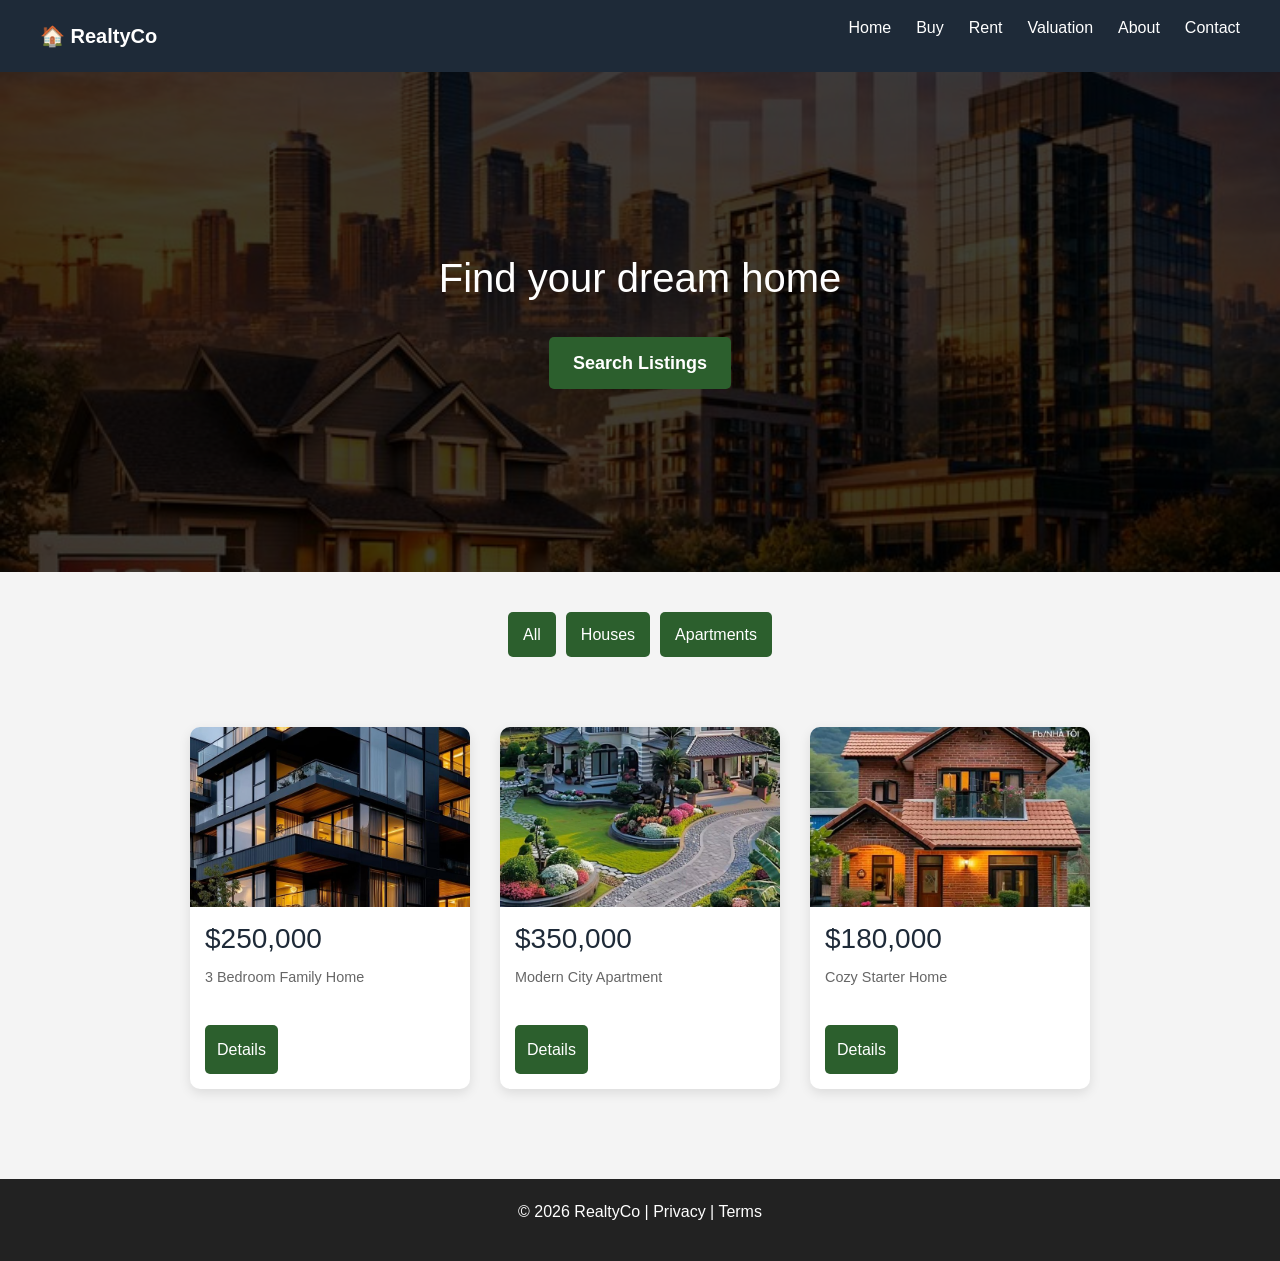
<file: index.html>
<!DOCTYPE html>
<html lang="en">
<head>
    <meta charset="UTF-8">
    <meta name="viewport" content="width=device-width, initial-scale=1.0">
    <title>RealtyCo - Home</title>

    
    <link href="https://cdn.jsdelivr.net/npm/bootstrap@5.3.0/dist/css/bootstrap.min.css" rel="stylesheet">

    
    <link rel="stylesheet" href="style.css">
</head>

<body>

    
    <header class="navbar">
        <div class="logo">🏠 RealtyCo</div>

        <ul>
            <li><a href="index.html">Home</a></li>
            <li><a href="buy.html">Buy</a></li>
            <li><a href="rent.html">Rent</a></li>
            <li><a href="valuation.html">Valuation</a></li>
            <li><a href="about.html">About</a></li>
            <li><a href="contact.html">Contact</a></li>
        </ul>
    </header>


    
    <section class="hero">
        <div class="hero-content">
            <h1>Find your dream home</h1>
              <button id="searchBtn">Search Listings</button>
        </div>
    </section>


    
    <section class="filters">

        <button id="allBtn">All</button>

        <button id="houseBtn">Houses</button>

        <button id="apartmentBtn">Apartments</button>

    </section>


    
    <section class="properties">

        
        <div class="property-card house">

            <img src="images.jpg/featured-1.jpg.jfif" alt="House 1">

            <div class="property-info">
                <h3>$250,000</h3>
                <p>3 Bedroom Family Home</p>

                <button class="detailsBtn">Details</button>  
            </div>
        </div>


        
        <div class="property-card apartment">

            <img src="images.jpg/featured-2.jpg.jfif" alt="House 2">

            <div class="property-info">
                <h3>$350,000</h3>
                <p>Modern City Apartment</p>

                <button class="detailsBtn">Details</button>
            </div>
        </div>


        
        <div class="property-card house">

            <img src="images.jpg/featured-3.jpg.jfif" alt="House 3">

            <div class="property-info">
                <h3>$180,000</h3>
                <p>Cozy Starter Home</p>
   <button class="detailsBtn">Details </button>
            </div>
        </div>

    </section>


    
    <footer>
        <p>© 2026 RealtyCo | Privacy | Terms</p>
    </footer>


    
    <script src="https://cdn.jsdelivr.net/npm/bootstrap@5.3.0/dist/js/bootstrap.bundle.min.js"></script>

    
    <script src="script.js"></script>

</body>
</html>
</file>
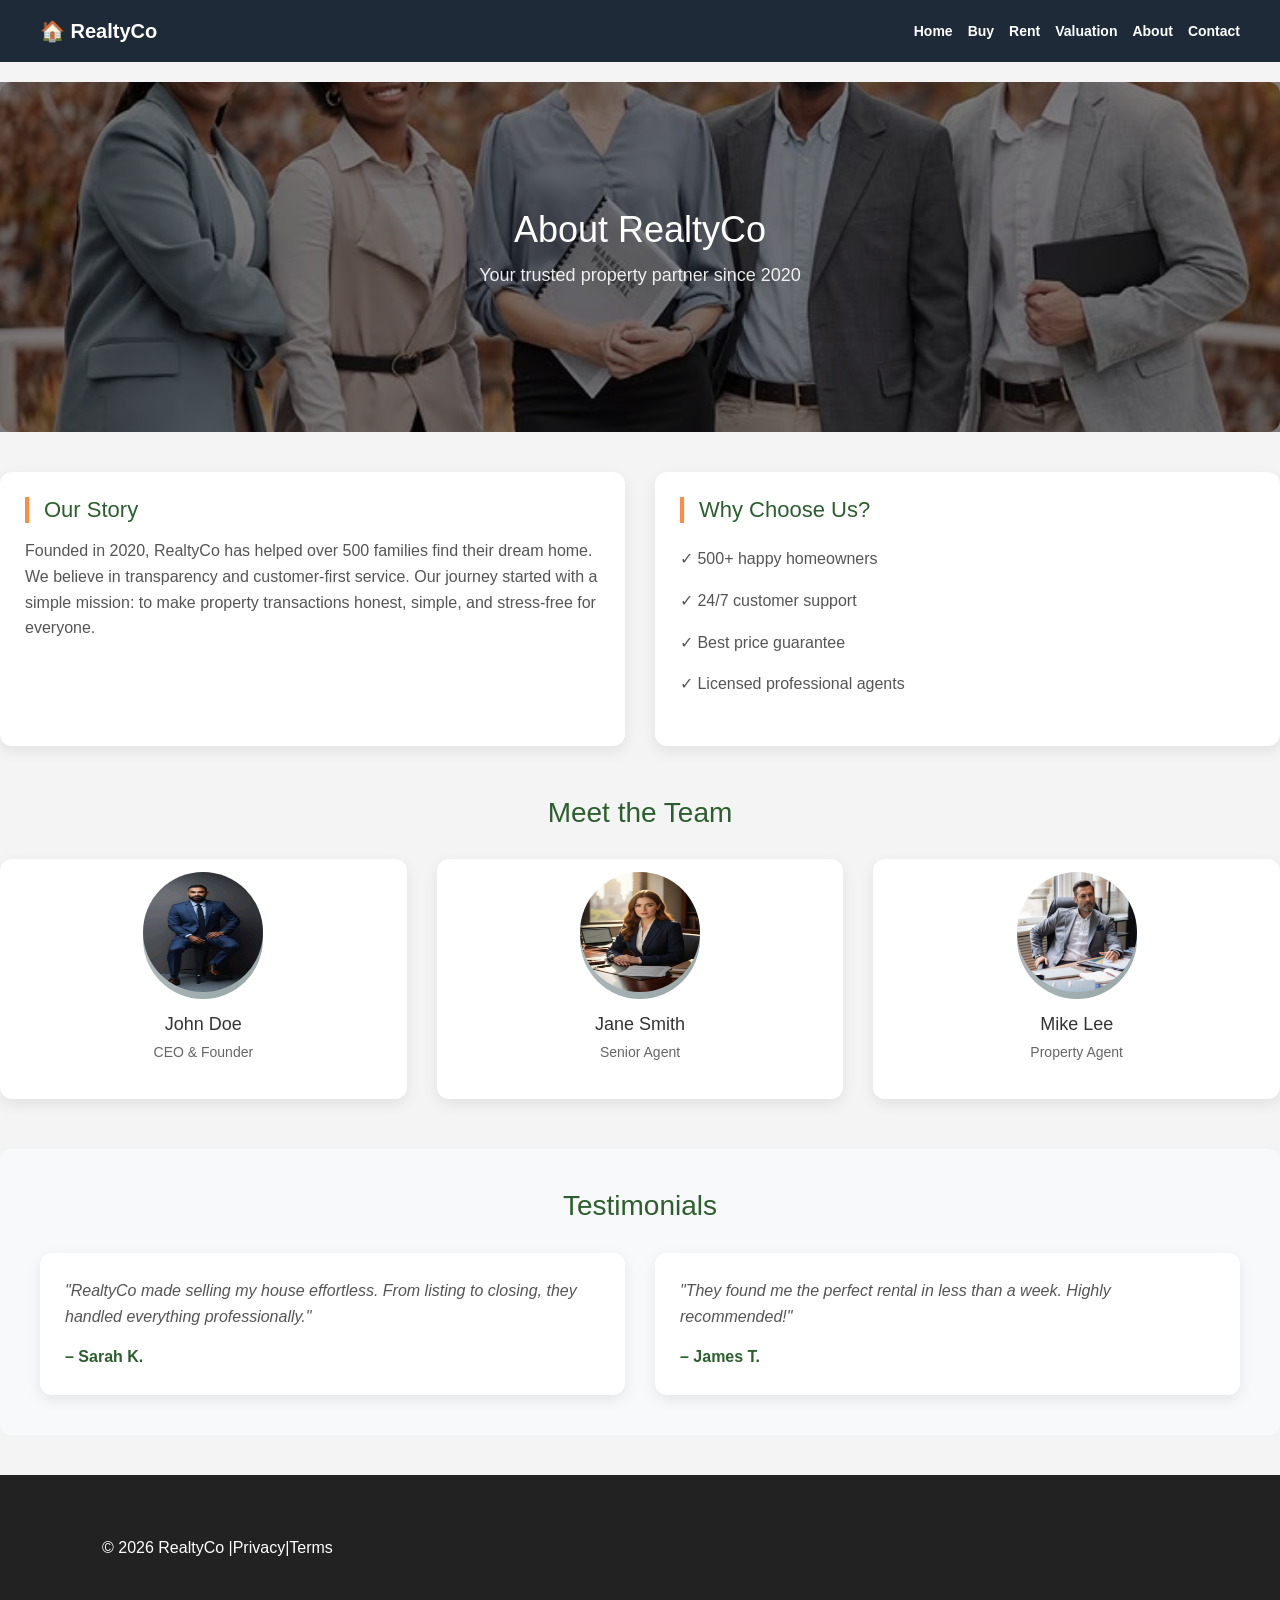
<file: about.html>
<!DOCTYPE html>
<html lang="en">
<head>
    <meta charset="UTF-8">
    <meta name="viewport" content="width=device-width, initial-scale=1.0">
    <title>RealtyCo - About Us</title>
    <link href="https://cdn.jsdelivr.net/npm/bootstrap@5.3.0/dist/css/bootstrap.min.css" rel="stylesheet">
    <link rel="stylesheet" href="style.css">
</head>
<body>
   <header class="navbar">
    <div class="logo">🏠 RealtyCo</div>


    
    <nav>
        <a href="index.html">Home</a>
        <a href="buy.html">Buy</a>
        <a href="rent.html">Rent</a>
        <a href="valuation.html">Valuation</a>
        <a href="about.html">About</a>
        <a href="contact.html">Contact</a>
    </nav>
</header>


        
        <div class="about-hero">
            <h2>About RealtyCo</h2>
            <p>Your trusted property partner since 2020</p>
        </div>

        
        <div class="two-col">
            <div class="story-box">
                <h3>Our Story</h3>
                <p>Founded in 2020, RealtyCo has helped over 500 families find their dream home. We believe in transparency and customer-first service. Our journey started with a simple mission: to make property transactions honest, simple, and stress-free for everyone.</p>
            </div>
            <div class="why-choose-box">
                <h3>Why Choose Us?</h3>
                <ul>
                    <li>✓ 500+ happy homeowners</li>
                    <li>✓ 24/7 customer support</li>
                    <li>✓ Best price guarantee</li>
                    <li>✓ Licensed professional agents</li>
                </ul>
            </div>
        </div>

        
        <div class="team-section">
            <h3>Meet the Team</h3>
            <div class="team-grid">
                <div class="team-card">
                    <div class="team-photo"><img src="images.jpg/team-john.jpg.jfif" alt="John Doe" class="team-photo"></div>
                    <h4>John Doe</h4>
                    <p>CEO & Founder</p>
                </div>
                <div class="team-card">
                    <div class="team-photo"><img src="images.jpg/team-jane.jpg.jfif" alt="Jane Smith - Senior Agent" class="team-photo"></div>
                    <h4>Jane Smith</h4>
                    <p>Senior Agent</p>
                </div>
                <div class="team-card">
                    <div class="team-photo"><img src="images.jpg/team-mike.jpg.jfif" alt="Mike Lee - Property Agent" class="team-photo"></div>
                    <h4>Mike Lee</h4>
                    <p>Property Agent</p>
                </div>
            </div>
        </div>

        
        <div class="testimonials-section">
            <h3>Testimonials</h3>
            <div class="testimonial-grid">
                <div class="testimonial-card">
                    <p>"RealtyCo made selling my house effortless. From listing to closing, they handled everything professionally."</p>
                    <div class="testimonial-author">– Sarah K.</div>
                </div>
                <div class="testimonial-card">
                    <p>"They found me the perfect rental in less than a week. Highly recommended!"</p>
                    <div class="testimonial-author">– James T.</div>
                </div>
            </div>
        </div>
    </div>

    
    <footer>
        <div class="container">
            <p>© 2026 RealtyCo |Privacy|Terms
            </p>
        </div>
    </footer> 
    <script src="https://cdn.jsdelivr.net/npm/bootstrap@5.3.0/dist/js/bootstrap.bundle.min.js"></script>
   <script src="script.js"></script>

</body>
</html>
</file>
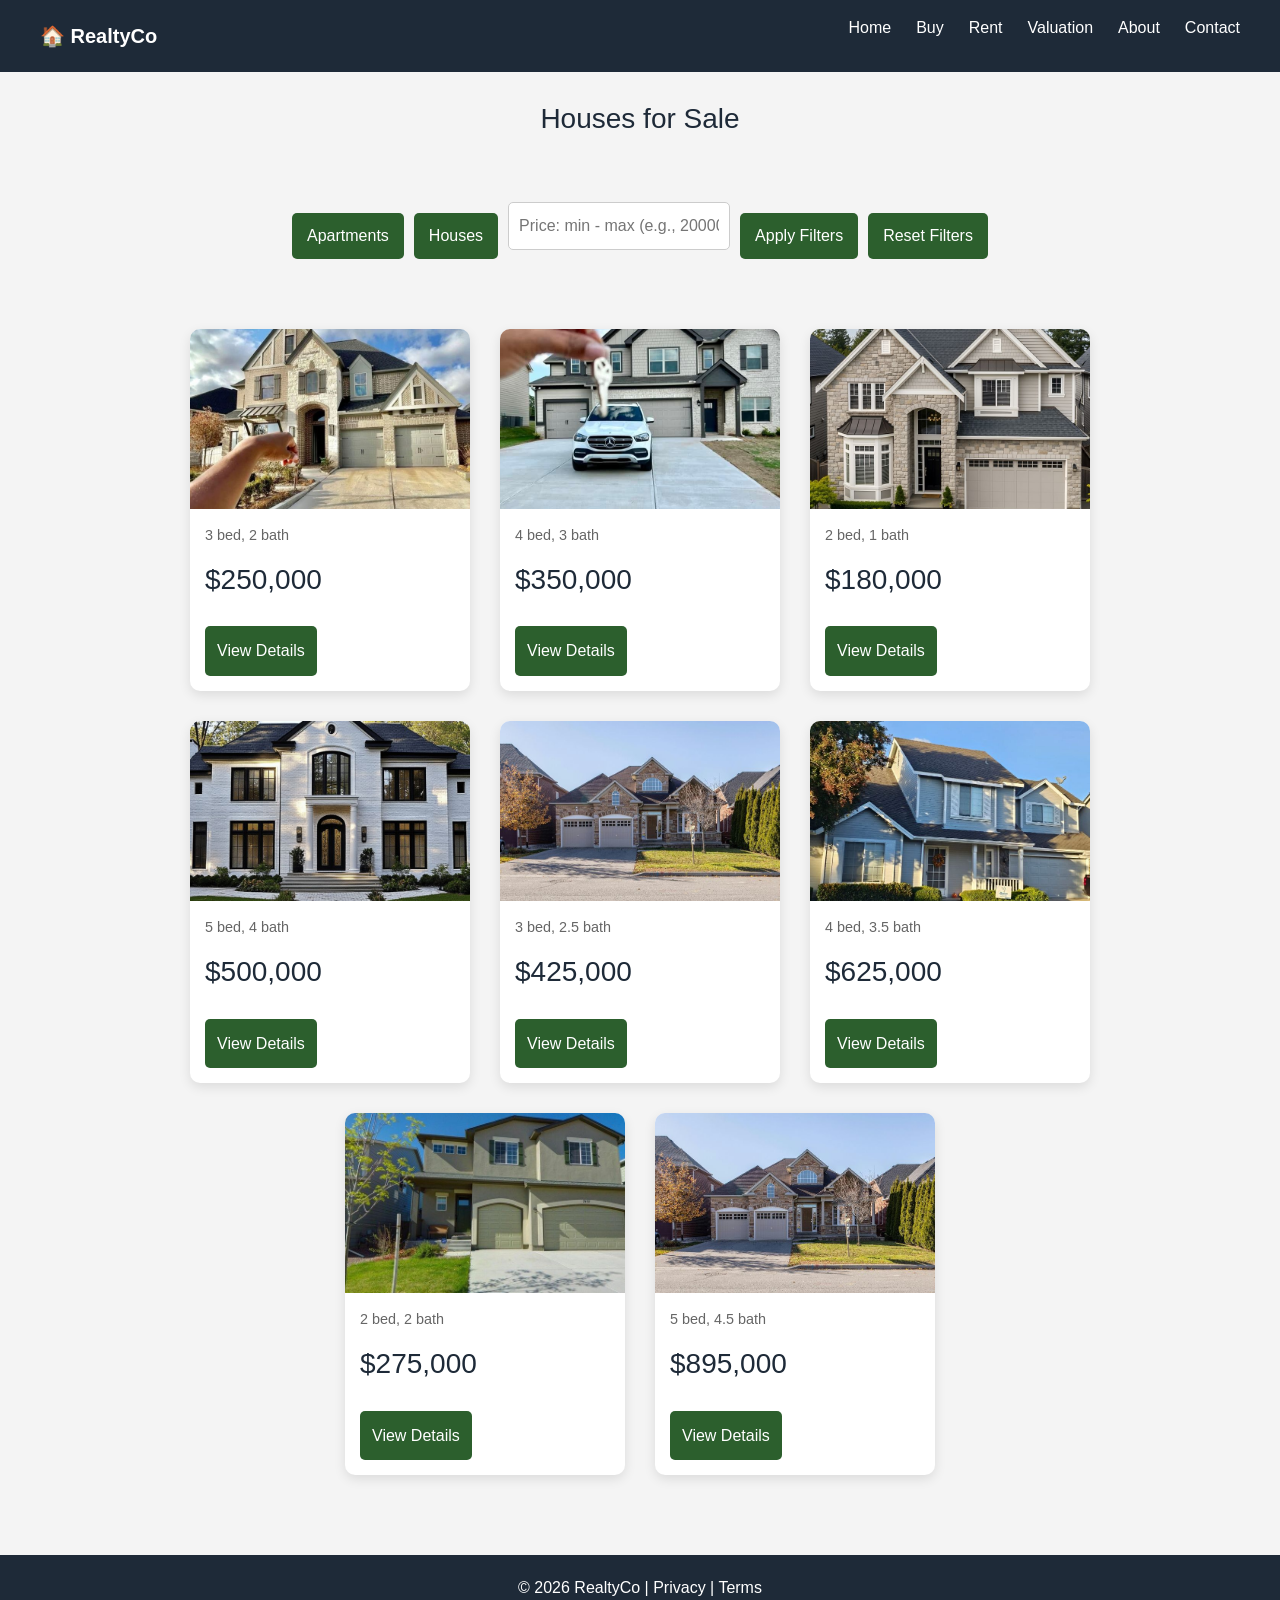
<file: buy.html>
<!DOCTYPE html>
<html lang="en">
<head>
    <meta charset="UTF-8">
    <meta name="viewport" content="width=device-width, initial-scale=1.0">
    <title>RealtyCo | Buy</title>
    <link href="https://cdn.jsdelivr.net/npm/bootstrap@5.3.0/dist/css/bootstrap.min.css" rel="stylesheet">
    <link rel="stylesheet" href="style.css">
</head>
<body>

<header class="navbar">
    <div class="logo">🏠 RealtyCo</div>
    <ul>
        <li><a href="index.html">Home</a></li>
        <li><a href="buy.html">Buy</a></li>
        <li><a href="rent.html">Rent</a></li>
        <li><a href="valuation.html">Valuation</a></li>
        <li><a href="about.html">About</a></li>
        <li><a href="contact.html">Contact</a></li>
    </ul>
</header>

<section class="title">
    <h1>Houses for Sale</h1>
</section>

<section class="filters">
    <button id="apartmentBtn">Apartments</button>
    <button id="houseFilterBtn">Houses</button>
    <input type="text" id="priceInput" placeholder="Price: min - max (e.g., 200000-400000)">
    <button id="applyFilterBtn">Apply Filters</button>
    <button id="resetBtn">Reset Filters</button>
</section>

<section class="properties">
    <!-- Apartment 1 -->
    <div class="property-card apartment">
        <img src="images.jpg/property-1.jpg.jfif" alt="Apartment">
        <div class="property-info">
            <p>3 bed, 2 bath</p>
            <h3>$250,000</h3>
            <button class="detailsBtn">View Details</button>
        </div>
    </div>

    
    <div class="property-card house">
        <img src="images.jpg/property-2.jpg.jfif" alt="House">
        <div class="property-info">
            <p>4 bed, 3 bath</p>
            <h3>$350,000</h3>
            <button class="detailsBtn">View Details</button>
        </div>
    </div>

    
    <div class="property-card apartment">
        <img src="images.jpg/property-3.jpg.jfif" alt="Apartment">
        <div class="property-info">
            <p>2 bed, 1 bath</p>
            <h3>$180,000</h3>
            <button class="detailsBtn">View Details</button>
        </div>
    </div>


    <div class="property-card house">
        <img src="images.jpg/property-4.jpg.jfif" alt="House">
        <div class="property-info">
            <p>5 bed, 4 bath</p>
            <h3>$500,000</h3>
            <button class="detailsBtn">View Details</button>
        </div>
    </div>

    
    <div class="property-card house">
        <img src="images.jpg/property-5.jpg.jfif" alt="House">
        <div class="property-info">
            <p>3 bed, 2.5 bath</p>
            <h3>$425,000</h3>
            <button class="detailsBtn">View Details</button>
        </div>
    </div>

    
    <div class="property-card house">
        <img src="images.jpg/property-6.jpg.jfif" alt="House">
        <div class="property-info">
            <p>4 bed, 3.5 bath</p>
            <h3>$625,000</h3>
            <button class="detailsBtn">View Details</button>
        </div>
    </div>

    
    <div class="property-card house">
        <img src="images.jpg/property-7.jpg.jfif" alt="House">
        <div class="property-info">
            <p>2 bed, 2 bath</p>
            <h3>$275,000</h3>
            <button class="detailsBtn">View Details</button>
        </div>
    </div>

    
    <div class="property-card house">
        <img src="images.jpg/property-8.jpg.jfif" alt="House">
        <div class="property-info">
            <p>5 bed, 4.5 bath</p>
            <h3>$895,000</h3>
            <button class="detailsBtn">View Details</button>
        </div>
    </div>
</section>

<footer class="footer">
    <p>© 2026 RealtyCo | Privacy | Terms</p>
</footer>

<script src="https://cdn.jsdelivr.net/npm/bootstrap@5.3.0/dist/js/bootstrap.bundle.min.js"></script>
<script src="script.js"></script>

</body>
</html>
</file>
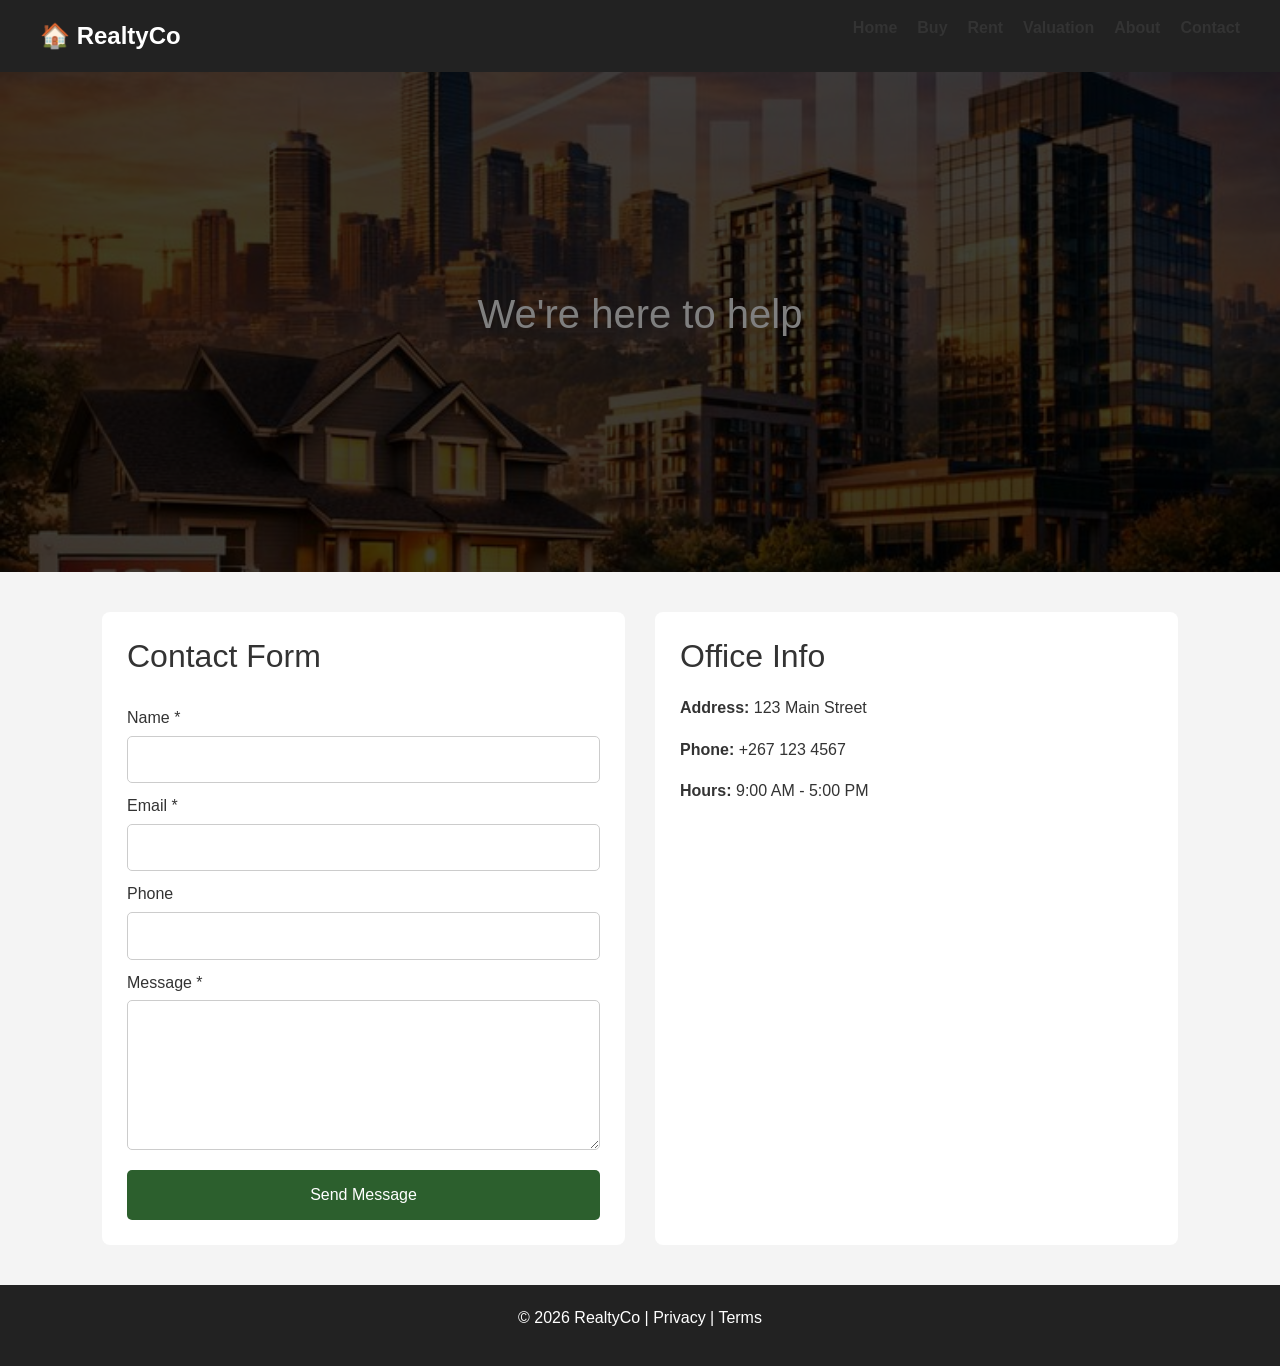
<file: contact.html>
<!DOCTYPE html>
<html lang="en">
<head>
    <meta charset="UTF-8">
    <meta name="viewport" content="width=device-width, initial-scale=1.0">
    <title>RealtyCo Contact Page</title>
    <link href="https://cdn.jsdelivr.net/npm/bootstrap@5.3.0/dist/css/bootstrap.min.css" rel="stylesheet">
    <link rel="stylesheet" href="style.css">
</head>
<body>
    <!-- Header -->
    <header>
        <div class="logo">🏠 RealtyCo</div>
        <nav>
            <ul>
                <li><a href="index.html">Home</a></li>
                <li><a href="buy.html">Buy</a></li>
                <li><a href="rent.html">Rent</a></li>
                <li><a href="valuation.html">Valuation</a></li>
                <li><a href="about.html">About</a></li>
                <li><a href="contact.html">Contact</a></li>
            </ul>
        </nav>
    </header>
    <!-- Hero Section -->
    <section class="hero">
        <h1>We're here to help</h1>
    </section>
    <!-- Main Content -->
    <main class="container">
        <!-- Contact Form -->
        <section class="contact-form">
            <h2>Contact Form</h2>
            <form>
                <label>Name *</label>
                <input type="text" required>
                <label>Email *</label>
                <input type="email" required>
                <label>Phone</label>
                <input type="tel">
                <label>Message *</label>
                <textarea rows="5" required></textarea>

                <button type="submit">Send Message</button>
            </form>
        </section>
        <section class="office-info">
            <h2>Office Info</h2>
            <p><strong>Address:</strong> 123 Main Street</p>
            <p><strong>Phone:</strong> +267 123 4567</p>
            <p><strong>Hours:</strong> 9:00 AM - 5:00 PM</p>
        </section>
    </main>
    <footer>
        <p>© 2026 RealtyCo | Privacy | Terms</p>
    </footer>
    <script src="https://cdn.jsdelivr.net/npm/bootstrap@5.3.0/dist/js/bootstrap.bundle.min.js"></script>
     <script src="script.js"></script>
</body>
</html>
</file>
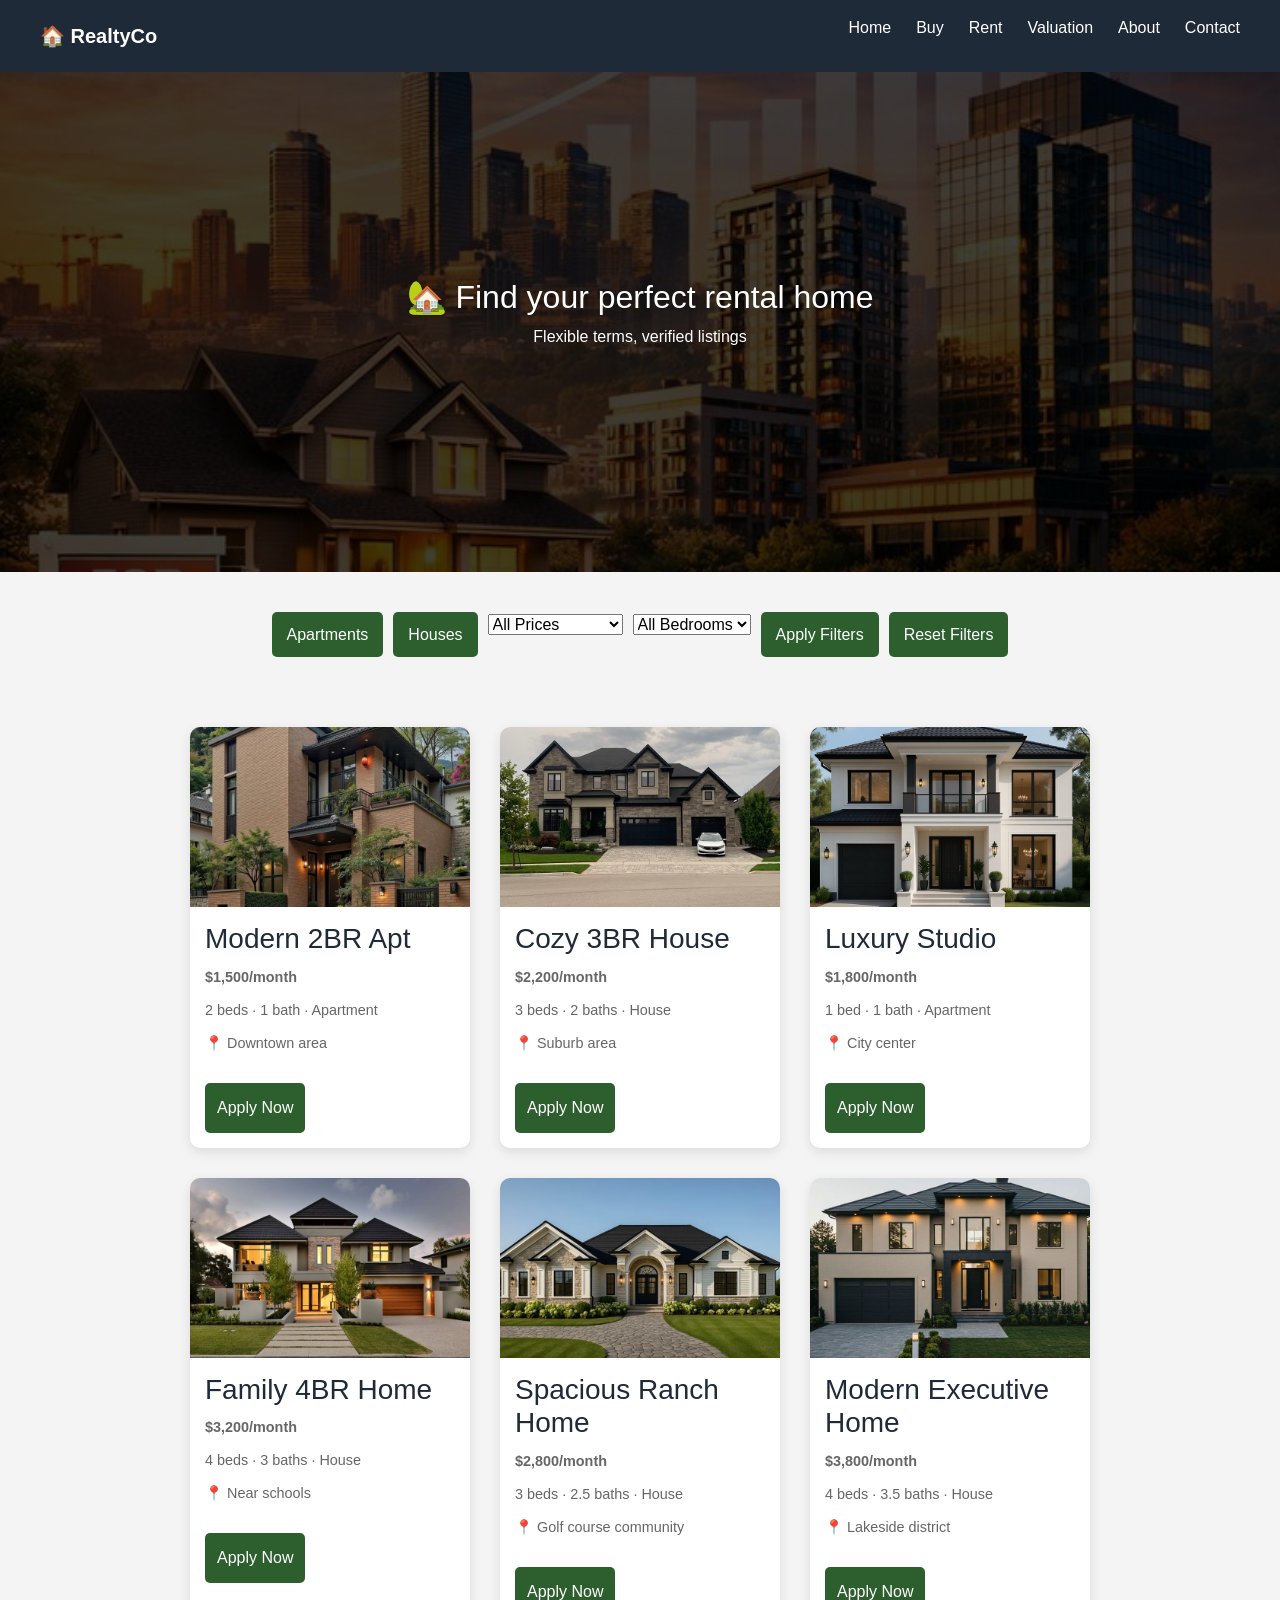
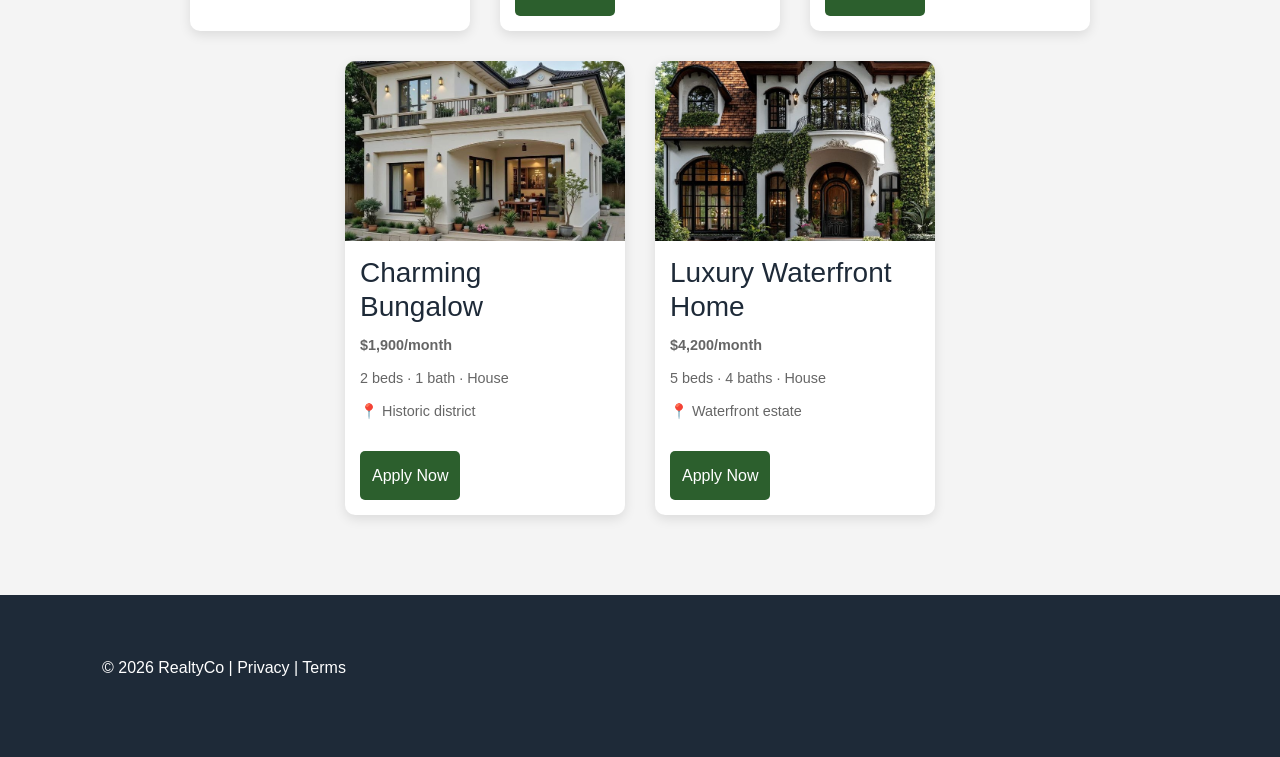
<file: rent.html>
<!DOCTYPE html>
<html lang="en">
<head>
    <meta charset="UTF-8">
    <meta name="viewport" content="width=device-width, initial-scale=1.0">
    <title>RealtyCo - Rent</title>
    <link href="https://cdn.jsdelivr.net/npm/bootstrap@5.3.0/dist/css/bootstrap.min.css" rel="stylesheet">
    <link rel="stylesheet" href="style.css">
</head>
<body>

<header class="navbar">
    <div class="logo">🏠 RealtyCo</div>
    <ul>
        <li><a href="index.html">Home</a></li>
        <li><a href="buy.html">Buy</a></li>
        <li><a href="rent.html">Rent</a></li>
        <li><a href="valuation.html">Valuation</a></li>
        <li><a href="about.html">About</a></li>
        <li><a href="contact.html">Contact</a></li>
    </ul>
</header>

<section class="hero">
    <div class="hero-content">
        <h2>🏡 Find your perfect rental home</h2>
        <p>Flexible terms, verified listings</p>
    </div>
</section>

<section class="filters">
    <button id="rentApartmentBtn">Apartments</button>
    <button id="rentHouseBtn">Houses</button>
    <select id="priceRangeSelect">
        <option value="all">All Prices</option>
        <option value="under1000">Under $1,000</option>
        <option value="1000-2000">$1,000 - $2,000</option>
        <option value="2000-3000">$2,000 - $3,000</option>
        <option value="3000plus">$3,000+</option>
    </select>
    <select id="bedroomSelect">
        <option value="all">All Bedrooms</option>
        <option value="studio">Studio</option>
        <option value="1">1 Bed</option>
        <option value="2">2 Beds</option>
        <option value="3">3+ Beds</option>
    </select>
    <button id="applyRentFilterBtn">Apply Filters</button>
    <button id="resetRentBtn">Reset Filters</button>
</section>

<section class="properties">
    <!-- Apartment 1 -->
    <div class="property-card apartment" data-price="1500" data-bedroom="2">
        <img src="images.jpg/rental-1.jpg.jfif" alt="Rental">
        <div class="property-info">
            <h3>Modern 2BR Apt</h3>
            <p class="price">$1,500/month</p>
            <p class="features">2 beds · 1 bath · Apartment</p>
            <p class="location">📍 Downtown area</p>
            <button class="detailsBtn">Apply Now</button>
        </div>
    </div>

    
    <div class="property-card house" data-price="2200" data-bedroom="3">
        <img src="images.jpg/rental-2.jpg.jfif" alt="Rental">
        <div class="property-info">
            <h3>Cozy 3BR House</h3>
            <p class="price">$2,200/month</p>
            <p class="features">3 beds · 2 baths · House</p>
            <p class="location">📍 Suburb area</p>
            <button class="detailsBtn">Apply Now</button>
        </div>
    </div>

    
    <div class="property-card apartment" data-price="1800" data-bedroom="1">
        <img src="images.jpg/rental-3.jpg.jfif" alt="Rental">
        <div class="property-info">
            <h3>Luxury Studio</h3>
            <p class="price">$1,800/month</p>
            <p class="features">1 bed · 1 bath · Apartment</p>
            <p class="location">📍 City center</p>
            <button class="detailsBtn">Apply Now</button>
        </div>
    </div>

    
    <div class="property-card house" data-price="3200" data-bedroom="4">
        <img src="images.jpg/rental-4.jpg.jfif" alt="Rental">
        <div class="property-info">
            <h3>Family 4BR Home</h3>
            <p class="price">$3,200/month</p>
            <p class="features">4 beds · 3 baths · House</p>
            <p class="location">📍 Near schools</p>
            <button class="detailsBtn">Apply Now</button>
        </div>
    </div>

    
    <div class="property-card house" data-price="2800" data-bedroom="3">
        <img src="images.jpg/rental-5.jpg.jfif" alt="Rental">
        <div class="property-info">
            <h3>Spacious Ranch Home</h3>
            <p class="price">$2,800/month</p>
            <p class="features">3 beds · 2.5 baths · House</p>
            <p class="location">📍 Golf course community</p>
            <button class="detailsBtn">Apply Now</button>
        </div>
    </div>

    
    <div class="property-card house" data-price="3800" data-bedroom="4">
        <img src="images.jpg/rental-6.jpg.jfif" alt="Rental">
        <div class="property-info">
            <h3>Modern Executive Home</h3>
            <p class="price">$3,800/month</p>
            <p class="features">4 beds · 3.5 baths · House</p>
            <p class="location">📍 Lakeside district</p>
            <button class="detailsBtn">Apply Now</button>
        </div>
    </div>

    
    <div class="property-card house" data-price="1900" data-bedroom="2">
        <img src="images.jpg/rental-7.jpg.jfif" alt="Rental">
        <div class="property-info">
            <h3>Charming Bungalow</h3>
            <p class="price">$1,900/month</p>
            <p class="features">2 beds · 1 bath · House</p>
            <p class="location">📍 Historic district</p>
            <button class="detailsBtn">Apply Now</button>
        </div>
    </div>

    
    <div class="property-card house" data-price="4200" data-bedroom="5">
        <img src="images.jpg/rental-8.jpg.jfif" alt="Rental">
        <div class="property-info">
            <h3>Luxury Waterfront Home</h3>
            <p class="price">$4,200/month</p>
            <p class="features">5 beds · 4 baths · House</p>
            <p class="location">📍 Waterfront estate</p>
            <button class="detailsBtn">Apply Now</button>
        </div>
    </div>
</section>

<footer class="footer">
    <div class="container">
        <p>© 2026 RealtyCo | Privacy | Terms</p>
    </div>
</footer>

<script src="https://cdn.jsdelivr.net/npm/bootstrap@5.3.0/dist/js/bootstrap.bundle.min.js"></script>
<script src="script.js"></script>

</body>
</html>
</file>
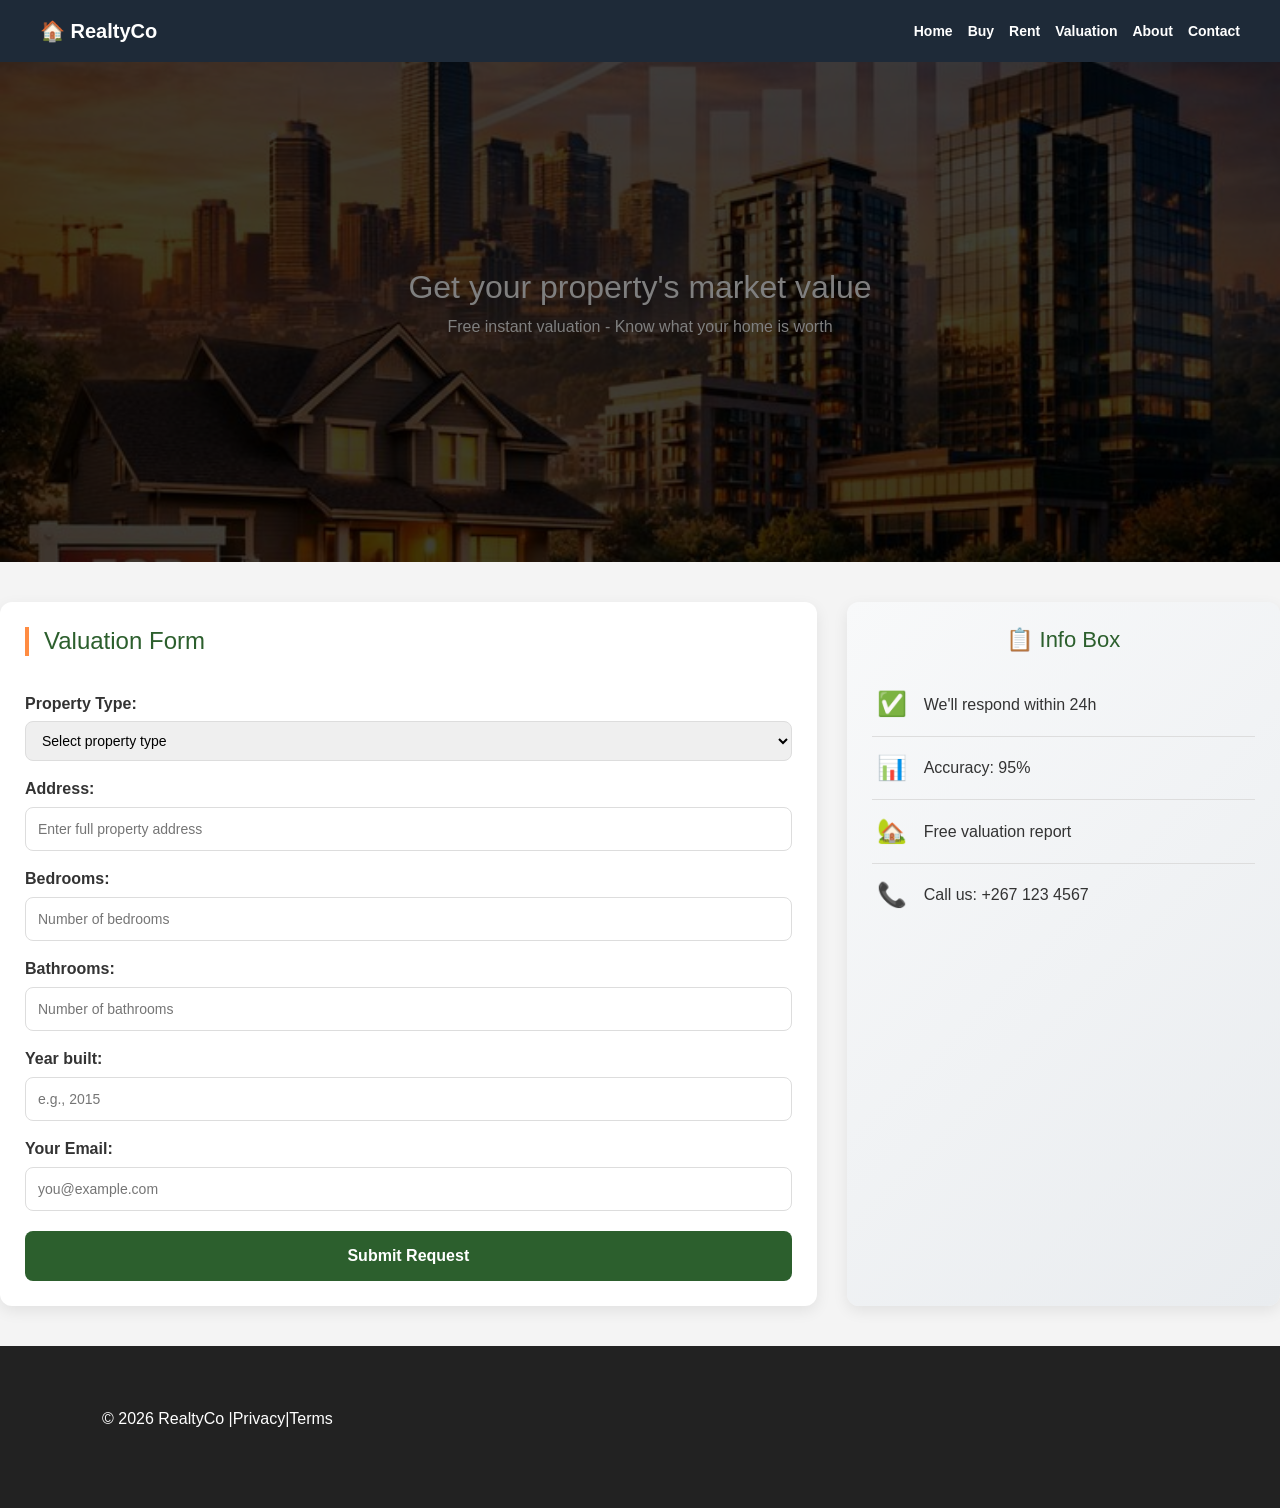
<file: valuation.html>
<!DOCTYPE html>
<html lang="en">
<head>
    <meta charset="UTF-8">
    <meta name="viewport" content="width=device-width, initial-scale=1.0">
    <title>RealtyCo - Property Valuation</title>
    <link href="https://cdn.jsdelivr.net/npm/bootstrap@5.3.0/dist/css/bootstrap.min.css" rel="stylesheet">
    <link rel="stylesheet" href="style.css">
</head>
<body>
    <header class="navbar">
    <div class="logo">🏠 RealtyCo</div>
    <nav>
        <a href="index.html">Home</a>
        <a href="buy.html">Buy</a>
        <a href="rent.html">Rent</a>
        <a href="valuation.html">Valuation</a>
        <a href="about.html">About</a>
        <a href="contact.html">Contact</a>
    </nav>
</header>

        <div class="hero">
            <h2>Get your property's market value</h2>
            <p>Free instant valuation - Know what your home is worth</p>
        </div>
        <div class="two-col">
            <div class="form-box">
                <h3>Valuation Form</h3>
                <form action="#" method="post">
                    <label for="property-type">Property Type:</label>
                    <select id="property-type" name="property-type" required>
                        <option value="">Select property type</option>
                        <option value="apartment">Apartment</option>
                        <option value="house">House</option>
                        <option value="townhouse">Townhouse</option>
                        <option value="villa">Villa</option>
                        <option value="land">Land</option>
                    </select>
                    <label for="address">Address:</label>
                    <input type="text" id="address" name="address" placeholder="Enter full property address" required>

                    <label for="bedrooms">Bedrooms:</label>
                    <input type="number" id="bedrooms" name="bedrooms" min="0" max="10" placeholder="Number of bedrooms" required>

                    <label for="bathrooms">Bathrooms:</label>
                    <input type="number" id="bathrooms" name="bathrooms" min="0" max="10" placeholder="Number of bathrooms" required>

                    <label for="year-built">Year built:</label>
                    <input type="number" id="year-built" name="year-built" min="1800" max="2026" placeholder="e.g., 2015">

                    <label for="email">Your Email:</label>
                    <input type="email" id="email" name="email" placeholder="you@example.com" required>

                    <button type="submit" class="submit-btn">Submit Request</button>
                </form>
            </div>
            <div class="info-box">
                <h3>📋 Info Box</h3>
                <div class="info-item">
                    <span class="info-icon">✅</span>
                    <span>We'll respond within 24h</span>
                </div>
                <div class="info-item">
                    <span class="info-icon">📊</span>
                    <span>Accuracy: 95%</span>
                </div>
                <div class="info-item">
                    <span class="info-icon">🏡</span>
                    <span>Free valuation report</span>
                </div>
                <div class="info-item">
                    <span class="info-icon">📞</span>
                    <span>Call us: +267 123 4567</span>
                </div>
            </div>
        </div>
    </div>
    <footer>
        <div class="container">
            <p>© 2026 RealtyCo |Privacy|Terms
            </p>
        </div>
    </footer>
    <script src="https://cdn.jsdelivr.net/npm/bootstrap@5.3.0/dist/js/bootstrap.bundle.min.js"></script>
     <script src="script.js"></script>
</body>
</html>
</file>
<file: style.css>
* {
    margin: 0;
    padding: 0;
    box-sizing: border-box;
}


body {
    font-family: 'Segoe UI', Tahoma, Geneva, Verdana, sans-serif;
    background-color: #f5f7fa;
    color: #333;
    line-height: 1.6;
}


.navbar {
    display: flex;
    justify-content: space-between;
    align-items: center;
    background-color: #1e2a38;
    padding: 15px 40px;
    color: #fff;
}

.navbar .logo {
    font-size: 1.5rem;
    font-weight: bold;
}

.navbar ul {
    list-style: none;
    display: flex;
    gap: 25px;
}

.navbar ul li a {
    text-decoration: none;
    color: #fff;
    font-weight: 500;
    transition: 0.3s;
}

.navbar ul li a:hover {
    color: #d4af37; /* gold accent */
}

.hero {
    height: 400px;
    background: url('hero.jpg') no-repeat center/cover;
    display: flex;
    justify-content: center;
    align-items: center;
    text-align: center;
    color: #fff;
    position: relative;
}

.hero::after {
    content: "";
    position: absolute;
    inset: 0;
    background: rgba(0,0,0,0.5);
}

.hero-content {
    position: relative;
    z-index: 1;
}

.hero h1 {
    font-size: 2.5rem;
    margin-bottom: 15px;
}

.hero button {
    padding: 12px 25px;
    border: none;
    background: #d4af37;
    color: #000;
    font-weight: bold;
    cursor: pointer;
    border-radius: 5px;
    transition: 0.3s;
}

.hero button:hover {
    background: #b8962e;
}


.properties {
    padding: 50px 40px;
    display: flex;
    gap: 30px;
    justify-content: center;
    flex-wrap: wrap;
}

.property-card {
    background: #fff;
    width: 280px;
    border-radius: 10px;
    overflow: hidden;
    box-shadow: 0 4px 12px rgba(0,0,0,0.1);
    transition: 0.3s;
}

.property-card:hover {
    transform: translateY(-8px);
}

.property-card img {
    width: 100%;
    height: 180px;
    object-fit: cover;
}

.property-info {
    padding: 15px;
}

.property-info h3 {
    color: #1e2a38;
    margin-bottom: 10px;
}

.property-info p {
    font-size: 0.9rem;
    color: #666;
}


footer {
    background: #1e2a38;
    color: #fff;
    text-align: center;
    padding: 20px;
    margin-top: 40px;
}

footer a {
    color: #d4af37;
    text-decoration: none;
    margin: 0 10px;
}

footer a:hover {
    text-decoration: underline;
}
.footer-content{
    display: flex;
    justify-content: space-between;
    flex-wrap: wrap;
}


@media (max-width: 768px) {
    .navbar {
        flex-direction: column;
        gap: 10px;
    }

    .hero h1 {
        font-size: 1.8rem;
    }

    .properties {
        flex-direction: column;
        align-items: center;
    }
}


* {
    margin: 0;
    padding: 0;
    box-sizing: border-box;
}


body {
    font-family: Arial, sans-serif;
    background: #f4f6f9;
    color: #333;
}


.navbar {
    display: flex;
    justify-content: space-between;
    align-items: center;
    background: #1e2a38;
    padding: 15px 40px;
    color: white;
    flex-wrap: wrap;
}

.navbar .logo {
    font-size: 20px;
    font-weight: bold;
}

.navbar nav {
    display: flex;
    gap: 15px;
    flex-wrap: wrap;
}

.navbar nav a {
    color: white;
    text-decoration: none;
    font-size: 14px;
    transition: 0.3s;
}

.navbar nav a:hover {
    color: #d4af37;
}


.title {
    text-align: center;
    padding: 30px 10px;
}

.title h1 {
    font-size: 28px;
    color: #1e2a38;
}


.filters {
    display: flex;
    justify-content: center;
    align-items: center;
    gap: 10px;
    flex-wrap: wrap;
    padding: 20px;
}

.filters button {
    padding: 10px 15px;
    border: none;
    background: #1e2a38;
    color: white;
    border-radius: 5px;
    cursor: pointer;
    transition: 0.3s;
}

.filters button:hover {
    background: #d4af37;
    color: black;
}

.filters input {
    padding: 10px;
    border: 1px solid #ccc;
    border-radius: 5px;
    min-width: 180px;
}


.listings {
    display: grid;
    grid-template-columns: repeat(2, 1fr);
    gap: 20px;
    padding: 30px;
    max-width: 900px;
    margin: auto;
}


.card {
    background: white;
    border-radius: 10px;
    overflow: hidden;
    box-shadow: 0 4px 10px rgba(0,0,0,0.1);
    text-align: center;
    padding-bottom: 15px;
    transition: transform 0.3s;
}

.card:hover {
    transform: translateY(-5px);
}

.card img {
    width: 100%;
    height: 180px;
    object-fit: cover;
}

.card p {
    margin: 10px 0;
    color: #666;
}

.card h3 {
    color: #1e2a38;
}


.card button {
    margin-top: 10px;
    padding: 8px 15px;
    border: none;
    background: #1e2a38;
    color: white;
    border-radius: 5px;
    cursor: pointer;
    transition: 0.3s;
}

.card button:hover {
    background: #d4af37;
    color: black;
}


.footer {
    text-align: center;
    padding: 20px;
    background: #1e2a38;
    color: white;
    margin-top: 30px;
}


@media (max-width: 768px) {
    .listings {
        grid-template-columns: 1fr;
    }
}



.rent-hero {
    background: linear-gradient(135deg, #2c5f2d, #1e4520);
    color: white;
    text-align: center;
    padding: 50px 20px;
    margin: 20px 0;
    border-radius: 12px;
}

.rent-hero h2 {
    font-size: 36px;
    margin-bottom: 10px;
}

.rent-hero p {
    font-size: 18px;
    opacity: 0.9;
}


.filter-bar {
    display: flex;
    gap: 12px;
    margin: 25px 0;
    flex-wrap: wrap;
    justify-content: center;
}

.filter-btn {
    background: white;
    border: 1px solid #ddd;
    padding: 10px 20px;
    border-radius: 30px;
    cursor: pointer;
    font-family: 'Poppins', Arial, sans-serif;
    font-size: 14px;
    transition: all 0.3s ease;
}

.filter-btn:hover {
    background: #2c5f2d;
    color: white;
    border-color: #2c5f2d;
}

.filter-btn.active {
    background: #2c5f2d;
    color: white;
    border-color: #2c5f2d;
}

select.filter-btn {
    background: white;
    cursor: pointer;
}

.apply-btn {
    background: #ff8c42;
    color: white;
    border: none;
    padding: 10px 25px;
    border-radius: 30px;
    cursor: pointer;
    font-weight: bold;
    font-family: 'Poppins', Arial, sans-serif;
    transition: background 0.3s ease;
}

.apply-btn:hover {
    background: #e67e22;
}


.listings-grid {
    display: grid;
    grid-template-columns: repeat(auto-fit, minmax(320px, 1fr));
    gap: 25px;
    margin: 30px 0;
}


.rental-card {
    background: white;
    border-radius: 16px;
    overflow: hidden;
    box-shadow: 0 5px 15px rgba(0, 0, 0, 0.08);
    transition: transform 0.3s ease, box-shadow 0.3s ease;
}

.rental-card:hover {
    transform: translateY(-5px);
    box-shadow: 0 15px 30px rgba(0, 0, 0, 0.12);
}


.rental-img {
    background: linear-gradient(135deg, #bdc3c7, #95a5a6);
    height: 180px;
    display: flex;
    align-items: center;
    justify-content: center;
    font-size: 48px;
    color: white;
}


.rental-details {
    padding: 20px;
}

.rental-details h3 {
    font-size: 20px;
    margin-bottom: 8px;
    color: #333;
}


.price {
    font-size: 24px;
    font-weight: bold;
    color: #2c5f2d;
    margin: 10px 0;
}


.features {
    display: flex;
    gap: 15px;
    margin: 10px 0;
    color: #666;
    font-size: 14px;
}


.location {
    color: #ff8c42;
    font-size: 14px;
    margin: 8px 0;
}


.apply-now {
    background: #2c5f2d;
    color: white;
    border: none;
    padding: 12px 20px;
    border-radius: 8px;
    cursor: pointer;
    width: 100%;
    margin-top: 15px;
    font-weight: bold;
    font-family: 'Poppins', Arial, sans-serif;
    transition: background 0.3s ease;
}

.apply-now:hover {
    background: #1e4520;
}


.load-more {
    text-align: center;
    margin: 30px 0 50px;
}

.load-more button {
    background: transparent;
    border: 2px solid #2c5f2d;
    color: #2c5f2d;
    padding: 12px 30px;
    border-radius: 30px;
    font-weight: bold;
    font-family: 'Poppins', Arial, sans-serif;
    cursor: pointer;
    transition: all 0.3s ease;
}

.load-more button:hover {
    background: #2c5f2d;
    color: white;
}


@media (max-width: 768px) {
    .rent-hero h2 {
        font-size: 28px;
    }
    
    .rent-hero p {
        font-size: 16px;
    }
    
    .filter-bar {
        gap: 8px;
    }
    
    .filter-btn {
        padding: 6px 12px;
        font-size: 12px;
    }
    
    .apply-btn {
        padding: 8px 20px;
        font-size: 12px;
    }
    
    .listings-grid {
        grid-template-columns: repeat(2, 1fr);
        gap: 25px;
        margin:0 auto;
        width: 100%;
        max-width: 1200px;
    }
    
    .rental-img {
        height: 150px;
        font-size: 36px;
    }
    
    .rental-details h3 {
        font-size: 18px;
    }
    
    .price {
        font-size: 20px;
    }
}



.two-col {
    display: flex;
    gap: 30px;
    margin: 30px 0;
    flex-wrap: wrap;
}


.form-box {
    flex: 2;
    background: white;
    padding: 25px;
    border-radius: 12px;
    box-shadow: 0 5px 15px rgba(0, 0, 0, 0.08);
}

.form-box h3 {
    color: #2c5f2d;
    margin-bottom: 20px;
    font-size: 24px;
    border-left: 4px solid #ff8c42;
    padding-left: 15px;
}


.form-box label {
    display: block;
    font-weight: 600;
    margin-top: 15px;
    margin-bottom: 5px;
    color: #333;
}

.form-box input,
.form-box select {
    width: 100%;
    padding: 10px 12px;
    border: 1px solid #ddd;
    border-radius: 8px;
    font-family: 'Poppins', Arial, sans-serif;
    font-size: 14px;
    transition: border 0.3s ease;
}

.form-box input:focus,
.form-box select:focus {
    outline: none;
    border-color: #2c5f2d;
}


.submit-btn {
    background: #2c5f2d;
    color: white;
    border: none;
    padding: 12px 25px;
    border-radius: 8px;
    cursor: pointer;
    font-weight: bold;
    font-size: 16px;
    margin-top: 20px;
    width: 100%;
    transition: background 0.3s ease;
}

.submit-btn:hover {
    background: #1e4520;
}


.info-box {
    flex: 1;
    background: linear-gradient(135deg, #f8f9fa, #e9ecef);
    padding: 25px;
    border-radius: 12px;
    box-shadow: 0 5px 15px rgba(0, 0, 0, 0.08);
}

.info-box h3 {
    color: #2c5f2d;
    margin-bottom: 20px;
    font-size: 22px;
    text-align: center;
}

.info-item {
    display: flex;
    align-items: center;
    gap: 12px;
    padding: 12px 0;
    border-bottom: 1px solid #ddd;
}

.info-item:last-child {
    border-bottom: none;
}

.info-icon {
    font-size: 24px;
    min-width: 40px;
    text-align: center;
}


@media (max-width: 768px) {
    .two-col {
        flex-direction: column;
    }
    
    .form-box, .info-box {
        flex: auto;
    }
    
    .form-box h3 {
        font-size: 20px;
    }
    
    .info-box h3 {
        font-size: 18px;
    }
}



.about-hero {
    background: linear-gradient(135deg, #2c5f2d, #1e4520);
    color: white;
    text-align: center;
    padding: 50px 20px;
    margin: 20px 0;
    border-radius: 12px;
}

.about-hero h2 {
    font-size: 36px;
    margin-bottom: 10px;
}

.about-hero p {
    font-size: 18px;
    opacity: 0.9;
}


.two-col {
    display: flex;
    gap: 30px;
    margin: 40px 0;
    flex-wrap: wrap;
}

.story-box, .why-choose-box {
    flex: 1;
    background: white;
    padding: 25px;
    border-radius: 12px;
    box-shadow: 0 5px 15px rgba(0, 0, 0, 0.08);
}

.story-box h3, .why-choose-box h3 {
    color: #2c5f2d;
    margin-bottom: 15px;
    font-size: 22px;
    border-left: 4px solid #ff8c42;
    padding-left: 15px;
}

.story-box p {
    line-height: 1.6;
    color: #555;
}

.why-choose-box ul {
    list-style: none;
    padding: 0;
}

.why-choose-box ul li {
    padding: 8px 0;
    color: #555;
    font-size: 16px;
}


.team-section {
    text-align: center;
    margin: 50px 0;
}

.team-section h3 {
    color: #2c5f2d;
    font-size: 28px;
    margin-bottom: 30px;
}

.team-grid {
    display: flex;
    gap: 30px;
    justify-content: center;
    flex-wrap: wrap;
}

.team-card {
    text-align: center;
    flex: 1;
    min-width: 180px;
    background: white;
    padding: 20px;
    border-radius: 12px;
    box-shadow: 0 5px 15px rgba(0, 0, 0, 0.08);
    transition: transform 0.3s ease;
}

.team-card:hover {
    transform: translateY(-5px);
}

.team-photo {
    width: 120px;
    height: 120px;
    background: linear-gradient(135deg, #bdc3c7, #95a5a6);
    border-radius: 50%;
    margin: 0 auto 15px;
    display: flex;
    align-items: center;
    justify-content: center;
    font-size: 48px;
    color: white;
}

.team-card h4 {
    font-size: 18px;
    margin-bottom: 5px;
    color: #333;
}

.team-card p {
    color: #666;
    font-size: 14px;
}


.testimonials-section {
    background: #f8f9fa;
    padding: 40px;
    border-radius: 12px;
    margin: 40px 0;
    text-align: center;
}

.testimonials-section h3 {
    color: #2c5f2d;
    font-size: 28px;
    margin-bottom: 30px;
}

.testimonial-grid {
    display: flex;
    gap: 30px;
    flex-wrap: wrap;
}

.testimonial-card {
    flex: 1;
    background: white;
    padding: 25px;
    border-radius: 12px;
    box-shadow: 0 5px 15px rgba(0, 0, 0, 0.08);
    text-align: left;
}

.testimonial-card p {
    font-style: italic;
    color: #555;
    line-height: 1.6;
    margin-bottom: 15px;
}

.testimonial-author {
    font-weight: bold;
    color: #2c5f2d;
    margin-top: 10px;
}


@media (max-width: 768px) {
    .about-hero h2 {
        font-size: 28px;
    }
    
    .about-hero p {
        font-size: 16px;
    }
    
    .two-col {
        flex-direction: column;
    }
    
    .story-box, .why-choose-box {
        flex: auto;
    }
    
    .team-photo {
        width: 100px;
        height: 100px;
        font-size: 36px;
    }
    
    .testimonial-grid {
        flex-direction: column;
    }
    
    .team-section h3, .testimonials-section h3 {
        font-size: 24px;
    }
}



.contact-hero {
    background: linear-gradient(135deg, #2c5f2d, #1e4520);
    color: white;
    text-align: center;
    padding: 50px 20px;
    margin: 20px 0;
    border-radius: 12px;
}

.contact-hero h2 {
    font-size: 36px;
    margin-bottom: 10px;
}

.contact-hero p {
    font-size: 18px;
    opacity: 0.9;
}


.contact-two-col {
    display: flex;
    gap: 30px;
    margin: 30px 0;
    flex-wrap: wrap;
}


.contact-form-box {
    flex: 2;
    background: white;
    padding: 25px;
    border-radius: 12px;
    box-shadow: 0 5px 15px rgba(0, 0, 0, 0.08);
}

.contact-form-box h3 {
    color: #2c5f2d;
    margin-bottom: 20px;
    font-size: 24px;
    border-left: 4px solid #ff8c42;
    padding-left: 15px;
}


.contact-form-box label {
    display: block;
    font-weight: 600;
    margin-top: 15px;
    margin-bottom: 5px;
    color: #333;
}

.contact-form-box input,
.contact-form-box textarea {
    width: 100%;
    padding: 10px 12px;
    border: 1px solid #ddd;
    border-radius: 8px;
    font-family: 'Poppins', Arial, sans-serif;
    font-size: 14px;
    transition: border 0.3s ease;
}

.contact-form-box input:focus,
.contact-form-box textarea:focus {
    outline: none;
    border-color: #2c5f2d;
}


.send-btn {
    background: #514ab1;
    color: white;
    border: none;
    padding: 12px 25px;
    border-radius: 8px;
    cursor: pointer;
    font-weight: bold;
    font-size: 16px;
    margin-top: 20px;
    width: 100%;
    transition: background 0.3s ease;
}

.send-btn:hover {
    background: #1e4520;
}


.office-info-box {
    flex: 1;
    background: linear-gradient(135deg, #f8f9fa, #e9ecef);
    padding: 25px;
    border-radius: 12px;
    box-shadow: 0 5px 15px rgba(0, 0, 0, 0.08);
}

.office-info-box h3 {
    color: #2c5f2d;
    margin-bottom: 20px;
    font-size: 22px;
    text-align: center;
}

.office-detail {
    display: flex;
    align-items: center;
    gap: 12px;
    padding: 12px 0;
    border-bottom: 1px solid #ddd;
}

.office-detail:last-of-type {
    border-bottom: none;
}

.office-icon {
    font-size: 20px;
    min-width: 35px;
    text-align: center;
}
contact-grid{
    display: grid;
    grid-template-columns: 1fr 1fr;
    gap: 2rem;
}
form-card, .info-card{
    background: white;
    border-radius: 28px;
    padding: 2rem;
    box-shadow: 0 12px 30px rgba(0,0,0,0.5);
}


@media (max-width: 700px) {
    .contact-grid{grid-template-columns: 1fr; }
    }
    
    .contact-hero p {
        font-size: 16px;
    }
    
    .contact-two-col {
        flex-direction: column;
    }
    
    .contact-form-box, .office-info-box {
        flex: auto;
    }
    
    .contact-form-box h3 {
        font-size: 20px;
    }
    
    .office-info-box h3 {
        font-size: 18px;
    }
    
    
    

.hero {
    background-image: linear-gradient(rgba(0, 0, 0, 0.5), rgba(0, 0, 0, 0.5)), 
                      url('images.jpg/logo.png.j');
    background-size: cover;
    background-position: center;
    background-repeat: no-repeat;
    height: 500px;
    display: flex;
    align-items: center;
    justify-content: center;
    text-align: center;
}

.hero-content h1 {
    color: white;
    font-size: 48px;
}

.hero-content button {
    padding: 12px 24px;
    font-size: 18px;
    background-color: #007bff;
    color: white;
    border: none;
    cursor: pointer;
}
.hero {
    background-image: url('images.jpg/logo.png.jfif'); /* Your image path */
    background-size: cover;
    background-position: center;
    background-repeat: no-repeat;
    min-height: 500px; /* Adjust as needed */
    display: flex;
    align-items: center;
    justify-content: center;
}
<div class="hero" style="background-image: url('images/hero valuation.jiff); background-size: cover; background-position: center;">
    <h2>Get your property's market value</h2>
    <p>Free instant valuation - Know what your home is worth</p>
</div>
.hero {
    background-image: url('your-new-image.jpg');
    background-size: cover;
    background-position: center;
    background-repeat:no-repeat ;
    text-align: center;
    padding: 80px 20px;
    color: white;
}

.hero img {
    display: none; /* hides the old image if using CSS background */
}
.hero {
    background: linear-gradient(135deg, #1e3c72 0%, #2a5298 100%);
    text-align: center;
    padding: 80px 20px;
    color: white;
}
.hero {
    background-image: url('images.jpg/logo.png.jfif');
    background-size: cover;
    background-position: center;
    background-repeat: no-repeat;
    text-align: center;
    padding: 100px 20px;
    color: white;
    min-height: 300px;
    display: flex;
    flex-direction: column;
    justify-content: center;
    align-items: center;
}


.hero {
    position: relative;
    z-index: 1;
}

.hero::before {
    content: '';
    position: absolute;
    top: 0;
    left: 0;
    right: 0;
    bottom: 0;
    background: rgba(0, 0, 0, 0.5);
    z-index: -1;
}
.about-hero {
    background-image: url('images.jpg/hero-about.jfif');
    background-size: cover;
    background-position: center;
    background-repeat: no-repeat;
    text-align: center;
    padding: 100px 20px;
    color: white;
    min-height: 350px;
    display: flex;
    flex-direction: column;
    justify-content: center;
    align-items: center;
    position: relative;
    z-index: 1;
}
.about-hero::before {
    content: '';
    position: absolute;
    top: 0;
    left: 0;
    right: 0;
    bottom: 0;
    background: rgba(0, 0, 0, 0.5);
    z-index: -1;
}
/* Modal (popup) styles */
.modal {
    display: none;
    position: fixed;
    z-index: 1000;
    left: 0;
    top: 0;
    width: 100%;
    height: 100%;
    background-color: rgba(0,0,0,0.6);
    justify-content: center;
    align-items: center;
}

.modal-content {
    background-color: #fff;
    margin: auto;
    padding: 20px;
    width: 90%;
    max-width: 500px;
    border-radius: 16px;
    position: relative;
    text-align: center;
    box-shadow: 0 10px 30px rgba(0,0,0,0.2);
}

.close-modal {
    position: absolute;
    top: 10px;
    right: 20px;
    font-size: 28px;
    font-weight: bold;
    cursor: pointer;
    color: #888;
}

.close-modal:hover {
    color: #000;
}

.modal-image {
    width: 100%;
    max-height: 250px;
    object-fit: cover;
    border-radius: 12px;
    margin-bottom: 15px;
}

.modal-price {
    font-size: 24px;
    font-weight: bold;
    color: #2c5f2d;
    margin: 10px 0;
}.btn, button {
    background-color: #2c5f2d !important;
}
nav ul li a {
    color: #333 !important;
}
nav ul li a:hover {
    color: #2c5f2d !important;
}
/* Reset */
* {
    margin: 0;
    padding: 0;
    box-sizing: border-box;
}

/* Body */
body {
    font-family: Arial, sans-serif;
    background-color: #f4f4f4;
    color: #333;
}

/* Header */
header {
    background-color: #222;
    color: white;
    padding: 15px 40px;

    display: flex;
    justify-content: space-between;
    align-items: center;
}

/* Logo */
.logo {
    font-size: 24px;
    font-weight: bold;
}

/* Navigation */
nav ul {
    list-style: none;
    display: flex;
    gap: 20px;
}

nav a {
    color: white;
    text-decoration: none;
    font-weight: bold;
}

nav a:hover {
    color: #00bcd4;
}

/* Hero Section */
.hero {
    background-color: #00bcd4;
    color: white;
    text-align: center;
    padding: 50px 20px;
}

.hero h1 {
    font-size: 40px;
}

/* Main Container */
.container {
    width: 90%;
    max-width: 1100px;
    margin: 40px auto;

    display: flex;
    gap: 30px;
}

/* Contact Form & Office Info */
.contact-form,
.office-info {
    background-color: white;
    padding: 25px;
    border-radius: 8px;
    flex: 1;
}

/* Section Headings */
.contact-form h2,
.office-info h2 {
    margin-bottom: 20px;
}

/* Form Styling */
form {
    display: flex;
    flex-direction: column;
}

form label {
    margin-top: 10px;
    margin-bottom: 5px;
}

form input,
form textarea {
    padding: 10px;
    border: 1px solid #ccc;
    border-radius: 5px;
}

/* Button */
button {
    margin-top: 20px;
    padding: 12px;
    background-color: #00bcd4;
    color: white;
    border: none;
    border-radius: 5px;
    cursor: pointer;
    font-size: 16px;
}

button:hover {
    background-color: #0097a7;
}

/* Map Placeholder */
.map {
    margin-top: 20px;
    height: 200px;
    background-color: #ddd;

    display: flex;
    justify-content: center;
    align-items: center;

    border-radius: 5px;
    font-weight: bold;
}

/* Footer */
footer {
    background-color: #222;
    color: white;
    text-align: center;
    padding: 20px;
    margin-top: 40px;
}

/* Responsive Design */
@media (max-width: 768px) {
    .container {
        flex-direction: column;
    }

    nav ul {
        flex-wrap: wrap;
        justify-content: center;
    }

    header {
        flex-direction: column;
        gap: 15px;
    }
}
</file>
